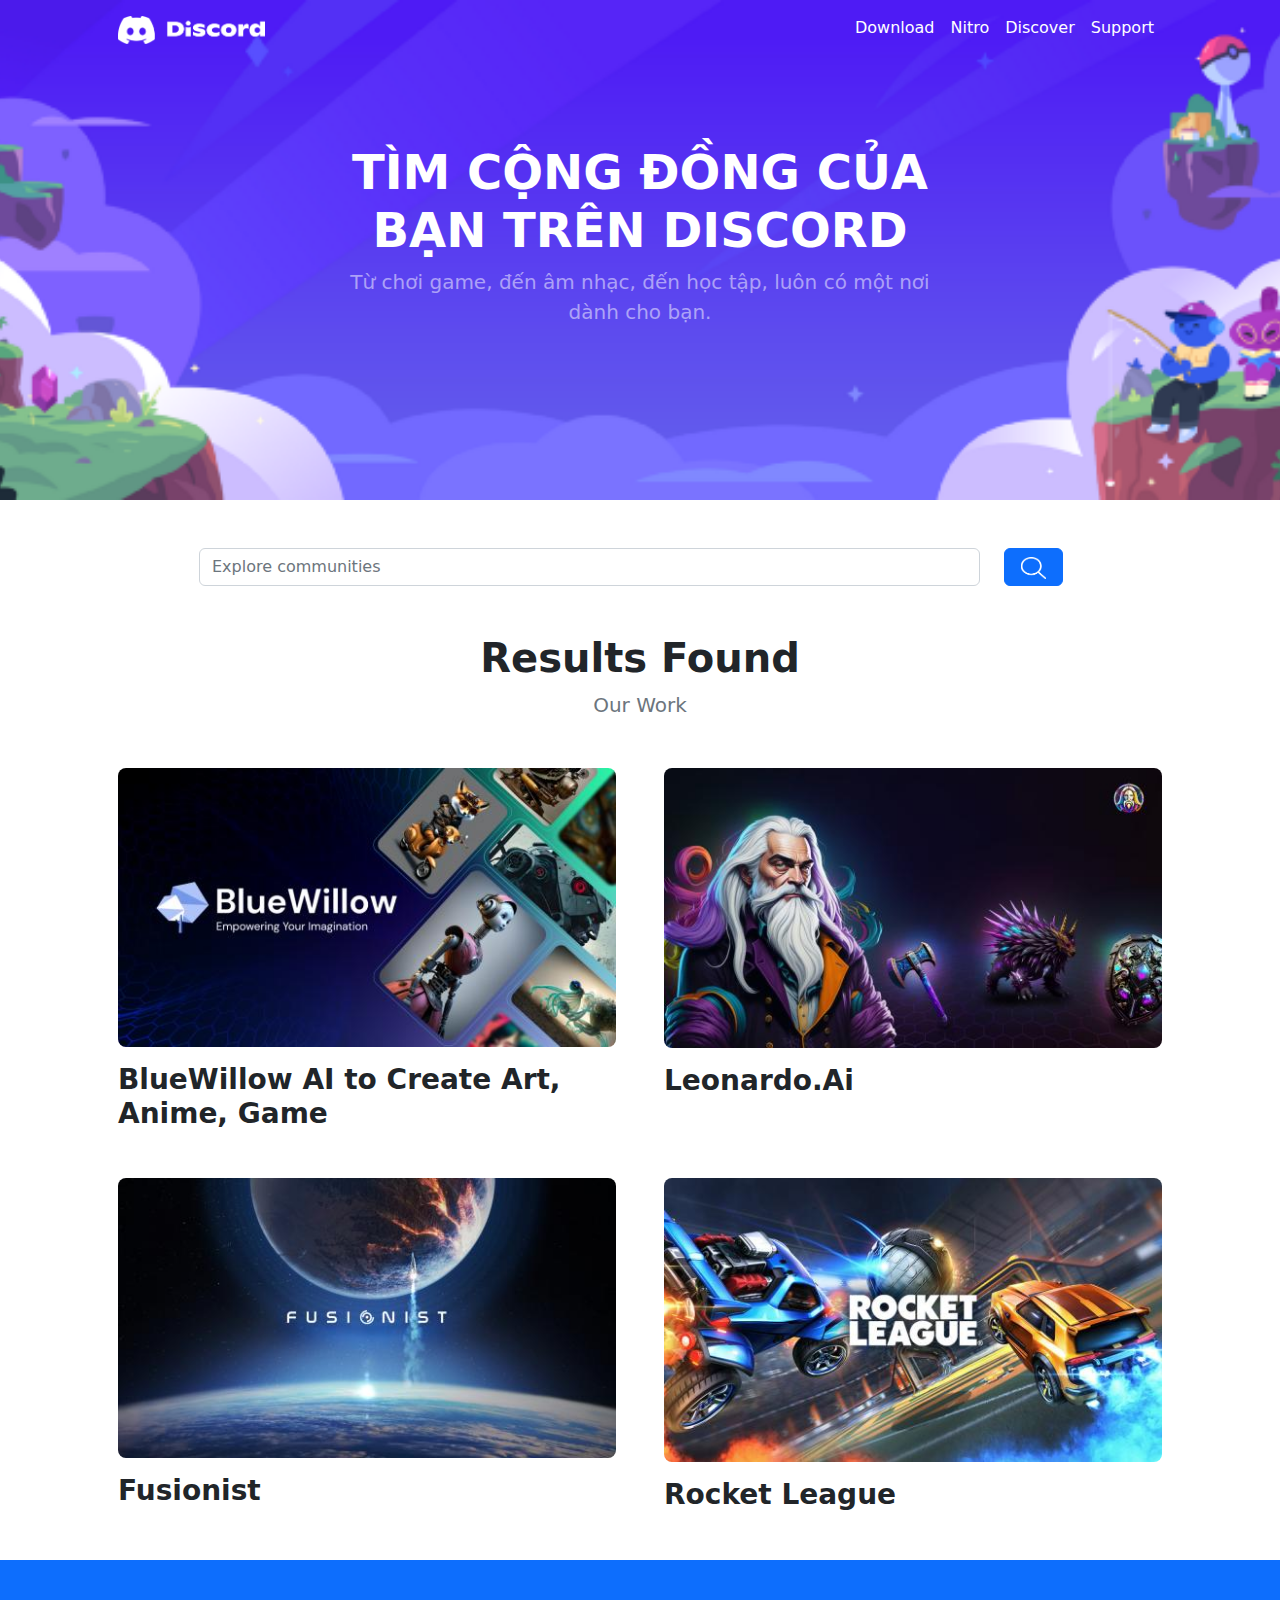
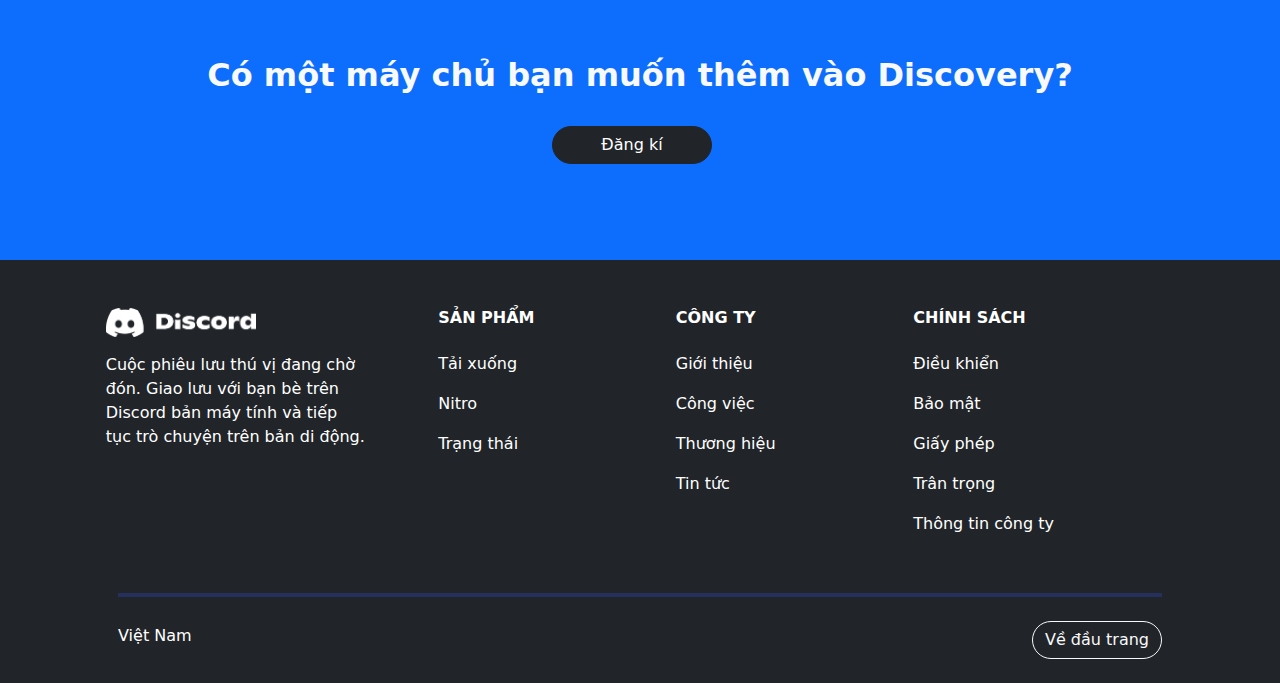
<file: Discover.html>
<!DOCTYPE html>
<html lang="en">
    <head>
        <meta charset="utf-8" />
        <meta name="viewport" content="width=device-width, initial-scale=1, shrink-to-fit=no" />
        <meta name="description" content />
        <meta name="author" content />
        <title>Discord</title>
        <!-- Favicon-->
        <link rel="icon" type="image/x-icon" href="assets/favicon.webp" />
        <!-- Bootstrap icons-->
        <link href="https://cdn.jsdelivr.net/npm/bootstrap-icons@1.5.0/font/bootstrap-icons.css" rel="stylesheet" />
        <!-- Core theme CSS (includes Bootstrap)-->
        <link href="css/styles.css" rel="stylesheet" />
    </head>
    <body class="d-flex flex-column">
        <main class="flex-shrink-0">
			
<!--			naver-->
         <nav class="navbar navbar-expand-lg navbar-dark myheader mymenu ">
                <div class="container px-5">
                    <a class="navbar-brand" href="index.html">
					
							<img src="img/Discord-logo-png-white.png" height="28">
					
					</a>
                    <button class="navbar-toggler" type="button" data-bs-toggle="collapse" data-bs-target="#navbarSupportedContent" aria-controls="navbarSupportedContent" aria-expanded="false" aria-label="Toggle navigation"><span class="navbar-toggler-icon"></span></button>
                    <div class="collapse navbar-collapse" id="navbarSupportedContent">
                        <ul class="navbar-nav ms-auto mb-2 mb-lg-0">
                            <li class="nav-item"><a class="nav-link" href="index.html">Download</a></li>
                            <li class="nav-item"><a class="nav-link" href="Nitro.html">Nitro</a></li>
                            <li class="nav-item"><a class="nav-link" href="Discover.html">Discover</a></li>
                            <li class="nav-item"><a class="nav-link" href="Support.html">Support</a></li>
							
							
                            
                            
                            
                        </ul>
                    </div>
                </div>
            </nav>
            <!-- Page content-->
<!--			header-->
			<header class=" py-5 nen ">
				
                <div class="container px-5">
                    <div class="row gx-5 align-items-center justify-content-center">
                        <div class="col-lg-8 col-xl-7 mt-5 col-xxl-6">
                            <div class="my-5 text-center  ">
                                <h1 class="display-5 fw-bolder text-white mb-2">TÌM CỘNG ĐỒNG CỦA BẠN TRÊN DISCORD</h1>
                                <p class="lead fw-normal text-white-50 mb-4">Từ chơi game, đến âm nhạc, đến học tập, luôn có một nơi dành cho bạn.</p>
                               
                            </div>
                        </div>
                        
                    </div>
                </div>
            </header>
			
			
<!--			timkiem-->
			<div class="row justify-content-center p-5">
				
				<div class="col-lg-8  ">
			
<input class="form-control" list="datalistOptions" id="exampleDataList" placeholder="Explore communities">

</div>
     				<div class="col-lg-1">
				
						<a class="btn btn-primary  px-3 timkiem" href="#">
						  <img src="img/iconstimkiem.png">
						
						</a>
				</div>
					
		</div>	
			
			
			
			
                <div class="container px-5">
                    <div class="text-center mb-5">
                        <h1 class="fw-bolder">Results Found</h1>
                        <p class="lead fw-normal text-muted mb-0">Our Work</p>
                    </div>
                    <div class="row gx-5 ">
                        <div class="col-lg-6">
                            <div class="position-relative mb-5">
                                <img class="  img-fluid rounded-3 mb-3" src="img/aitoart.jpg" alt="..." />
                                <a class="h3 fw-bolder text-decoration-none link-dark stretched-link" href="#!">BlueWillow AI to Create Art, Anime, Game</a>
                            </div>
                        </div>
                        <div class="col-lg-6">
                            <div class="position-relative  mb-5">
                                <img class="img-fluid rounded-3 mb-3" src="img/leonar.jpg" alt="..." />
                                <a class="h3 fw-bolder text-decoration-none link-dark stretched-link" href="#!">Leonardo.Ai</a>
                            </div>
                        </div>
                        <div class="col-lg-6">
                            <div class="position-relative mb-5 mb-lg-0">
                                <img class="img-fluid rounded-3 mb-3" src="img/fusion.jpg" alt="..." />
                                <a class="h3 fw-bolder text-decoration-none link-dark stretched-link" href="#!">Fusionist</a>
                            </div>
                        </div>
                        <div class="col-lg-6">
                            <div class="position-relative">
                                <img class="img-fluid rounded-3 mb-3" src="img/roket.jpg" alt="..." />
                                <a class="h3 fw-bolder text-decoration-none link-dark stretched-link" href="#!">Rocket League</a>
                            </div>
                        </div>
                    </div>
                </div>
            
            
			
			
			<section class="py-5 mt-5 bg-primary">
				
                <div class="container px-5 my-5">
                    <div class="text-center ">
                        <h2 class="fw-bolder text-light">Có một máy chủ bạn muốn thêm vào Discovery?</h2>
                        <a class="btn  btn-dark rounded-pill  px-5 me-sm-3 mt-4 " href="#">Đăng kí  </a>
                    
                    </div>
                </div>
            </section>
			
			
			
        </main>
		
		
		
		
		
		
		
        <!-- Footer-->
        <!-- copyFooter -->
<footer class="text-center myfooter text-lg-start bg-dark text-white">
  

  <!-- Section: Links  -->
  <section class="">
    <div class="container text-center text-md-start mt-5">
      <!-- Grid row -->
      <div class="row mt-3">
        <!-- Grid column -->
        <div class="col-md-3 col-lg-4 col-xl-3 mx-auto mb-4">
          <!-- Content -->
          <img src="img/Discord-logo-png-white.png" width="150">
			
			<div class="mt-3">
          <p>
            Cuộc phiêu lưu thú vị đang chờ đón. Giao lưu với bạn bè trên Discord bản máy tính và tiếp tục trò chuyện trên bản di động.
          </p>
				</div>
        </div>
        <!-- Grid column -->

        <!-- Grid column -->
        <div class="col-md-2 col-lg-2 col-xl-2 mx-auto mb-4">
          <!-- Links -->
          <h6 class="text-uppercase fw-bold mb-4">
            Sản Phẩm
          </h6>
          <p>
            <a href="#" class="text-reset ">Tải xuống</a>
          </p>
          <p>
            <a href="#" class="text-reset">Nitro</a>
          </p>
          <p>
            <a href="#" class="text-reset">Trạng thái</a>
          </p>
          
        </div>
        <!-- Grid column -->

        <!-- Grid column -->
        <div class="col-md-3 col-lg-2 col-xl-2 mx-auto mb-4">
          <!-- Links -->
          <h6 class="text-uppercase fw-bold mb-4">
            Công ty
          </h6>
          <p>
            <a href="#" class="text-reset">Giới thiệu</a>
          </p>
          <p>
            <a href="#" class="text-reset">Công việc </a>
          </p>
          <p>
            <a href="#" class="text-reset">Thương hiệu</a>
          </p>
          <p>
            <a href="#" class="text-reset">Tin tức</a>
          </p>
        </div>
        <!-- Grid column -->

        <!-- Grid column -->
        <div class="col-md-4 col-lg-3 col-xl-3 mx-auto mb-md-0 mb-4">
          <!-- Links -->
          <h6 class="text-uppercase fw-bold mb-4">Chính sách</h6>
          
         <p>
            <a href="#" class="text-reset">Điều khiển</a>
          </p>
			<p>
            <a href="#" class="text-reset">Bảo mật</a>
          </p>
			<p>
            <a href="#" class="text-reset">Giấy phép </a>
          </p>
			<p>
            <a href="#" class="text-reset">Trân trọng</a>
          </p>
			<p>
            <a href="#" class="text-reset">Thông tin công ty</a>
          </p>
        </div>
        <!-- Grid column -->
      </div>
      <!-- Grid row -->
    </div>
  </section>
  <!-- Section: Links  -->

  
</footer>
<!-- Footer -->
		
        <!-- Footer-->
        <footer class="bg-dark py-4 mt-auto">
			
            <div class="container px-5">
				<hr  width="100%" size="7px" align="center" color=" #3653FF" />
                <div class="row align-items-center justify-content-between flex-column flex-sm-row">
                    <div class="col-auto"><div class="lage m-0 text-white">Việt Nam</div></div>
                    <div class="col-auto">
                        <a class="btn btn-outline-light btn-xl  rounded-pill mt-2" href="#">Về đầu trang</a>
                    </div>
                </div>
            </div>
        </footer>
        <!-- Bootstrap core JS-->
        <script src="https://cdn.jsdelivr.net/npm/bootstrap@5.2.3/dist/js/bootstrap.bundle.min.js"></script>
        <!-- Core theme JS-->
        <script src="js/scripts.js"></script>
        <!-- * * * * * * * * * * * * * * * * * * * * * * * * * * * * * * * * * * * * * * * *-->
        <!-- * *                               SB Forms JS                               * *-->
        <!-- * * Activate your form at https://startbootstrap.com/solution/contact-forms * *-->
        <!-- * * * * * * * * * * * * * * * * * * * * * * * * * * * * * * * * * * * * * * * *-->
        <script src="https://cdn.startbootstrap.com/sb-forms-latest.js"></script>
    </body>
</html>
</file>
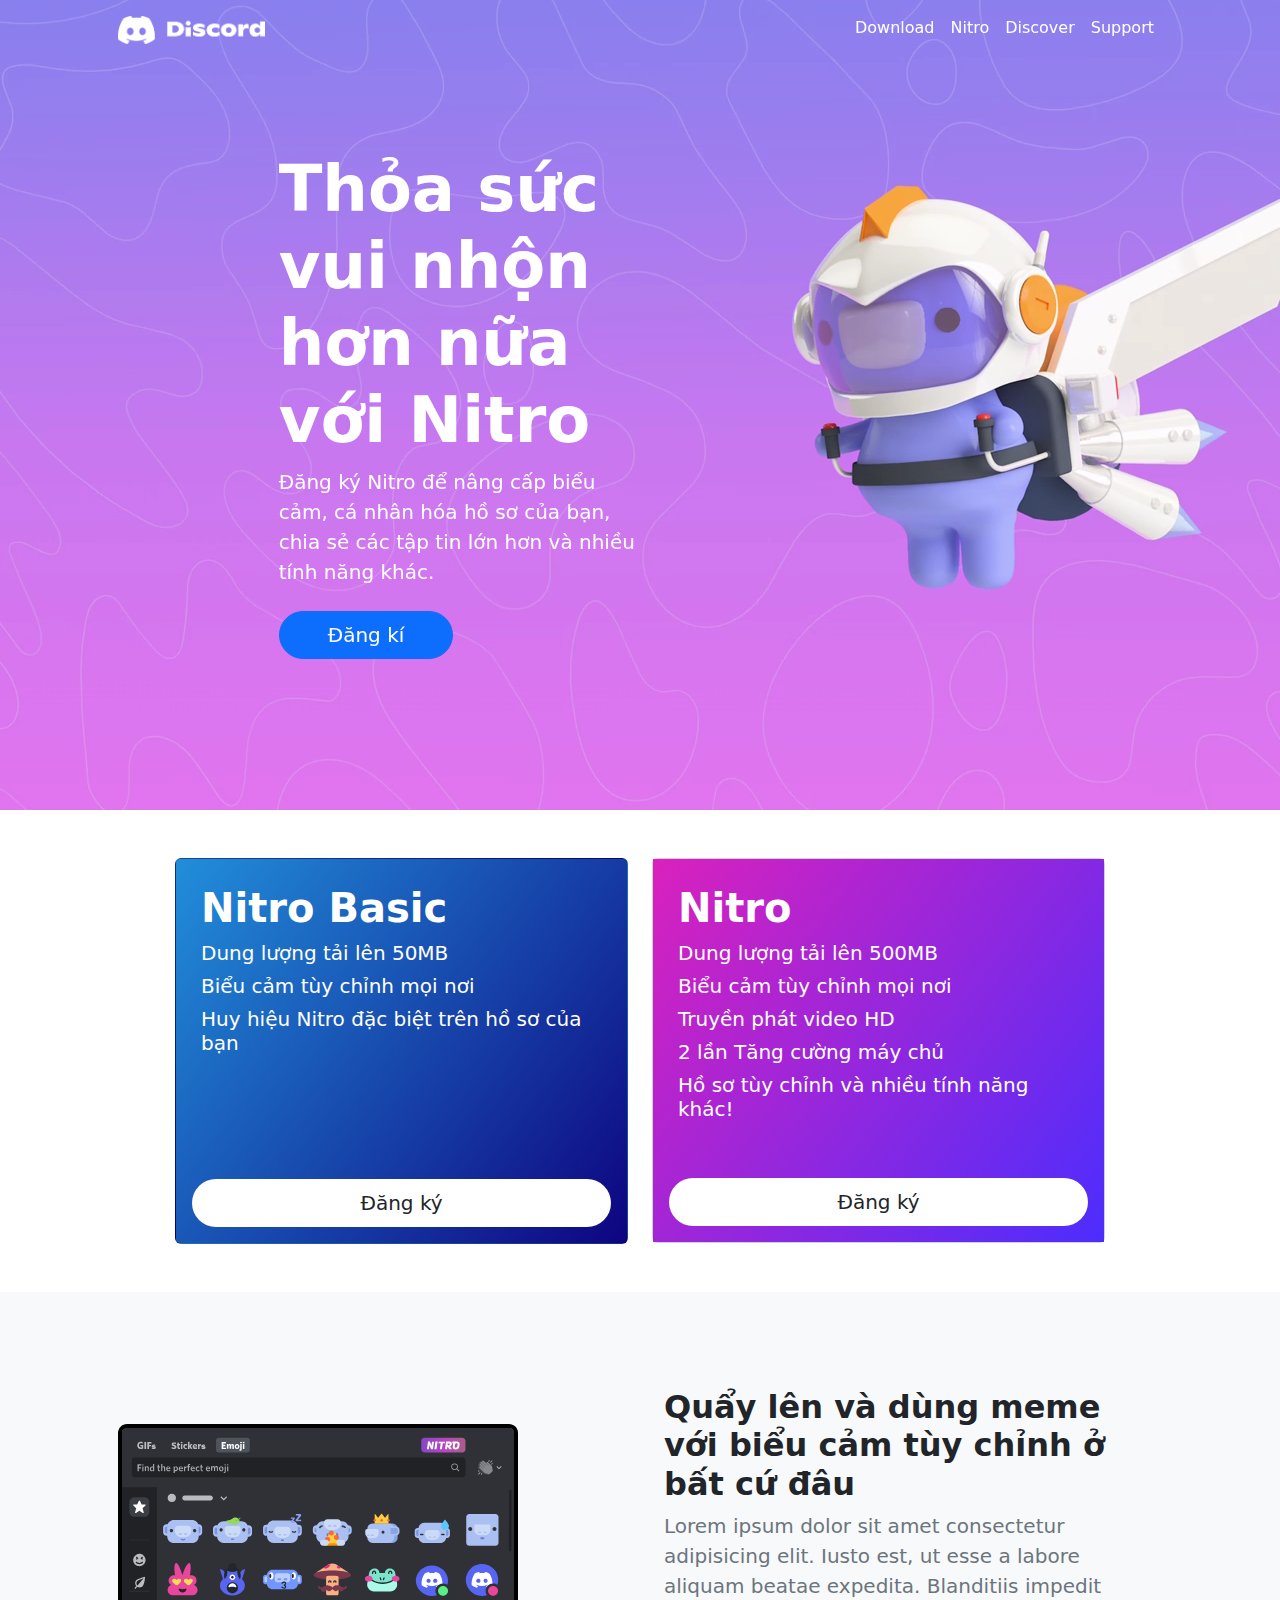
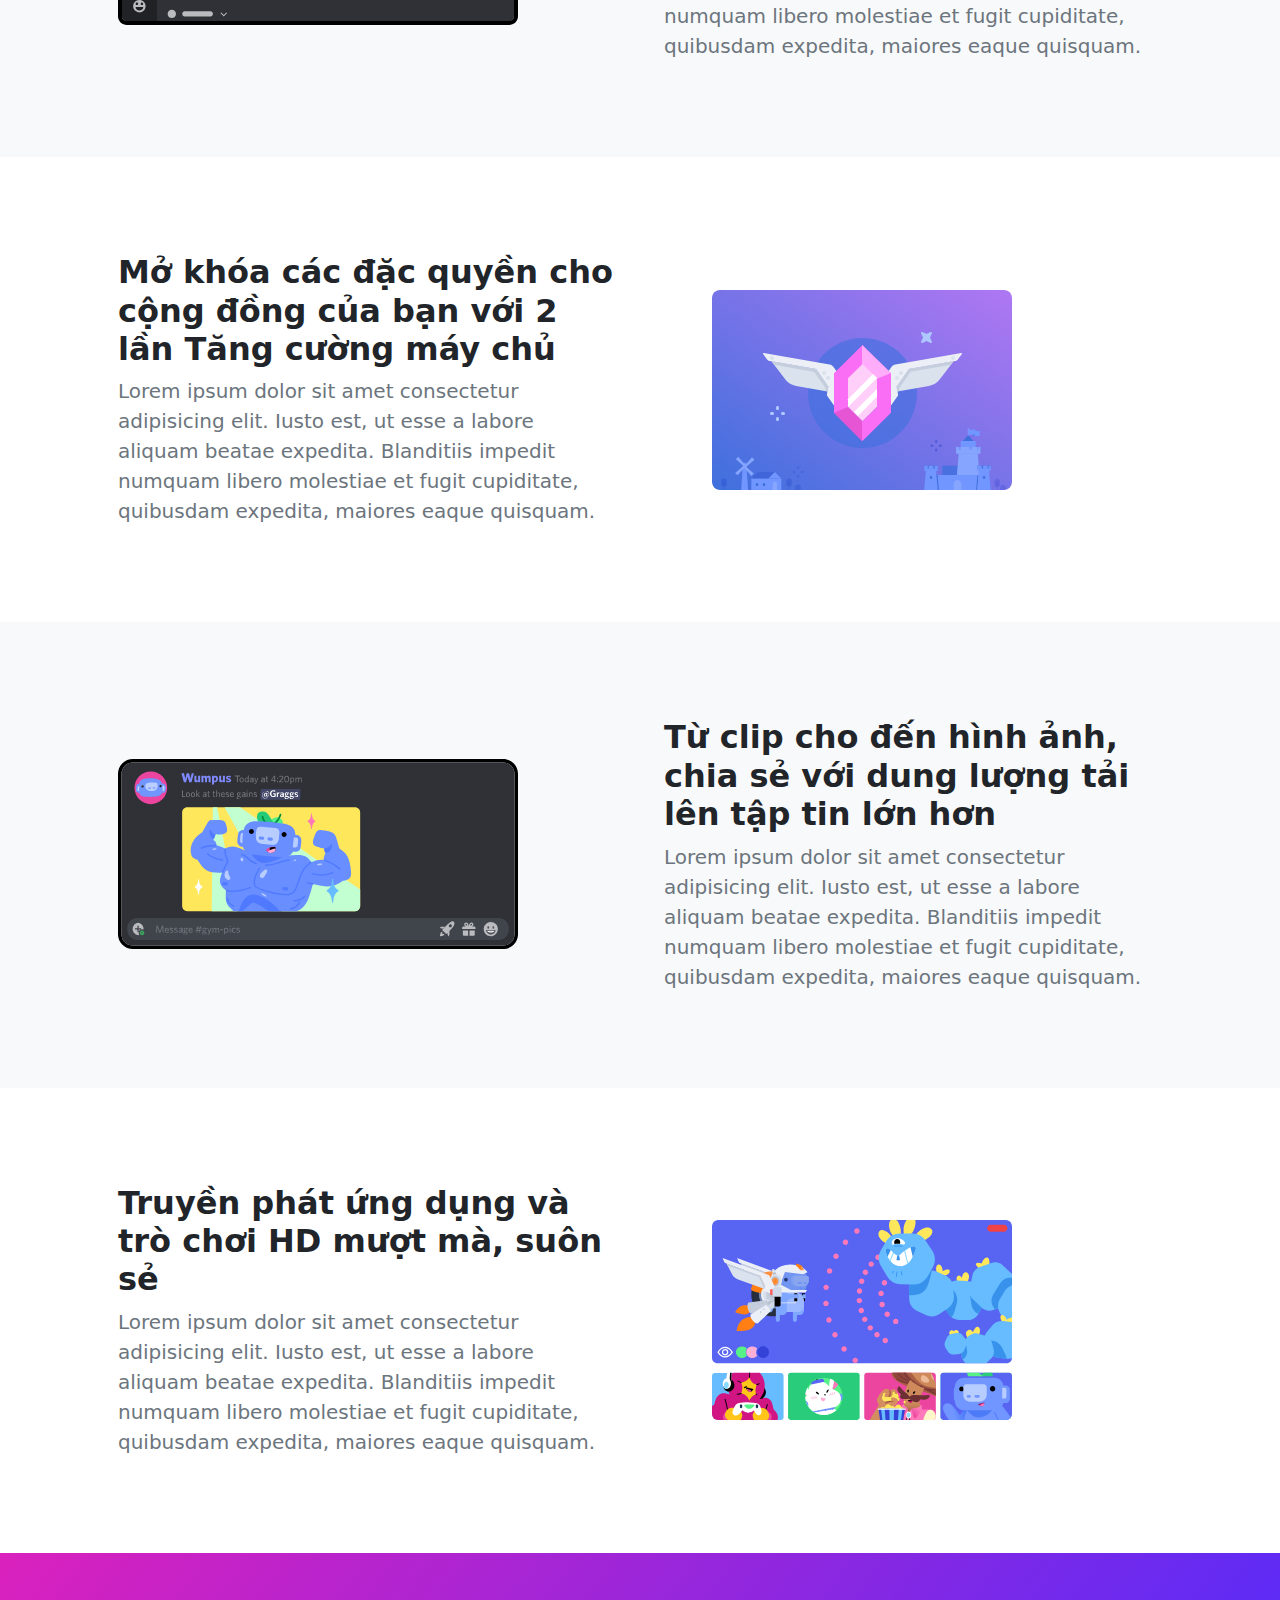
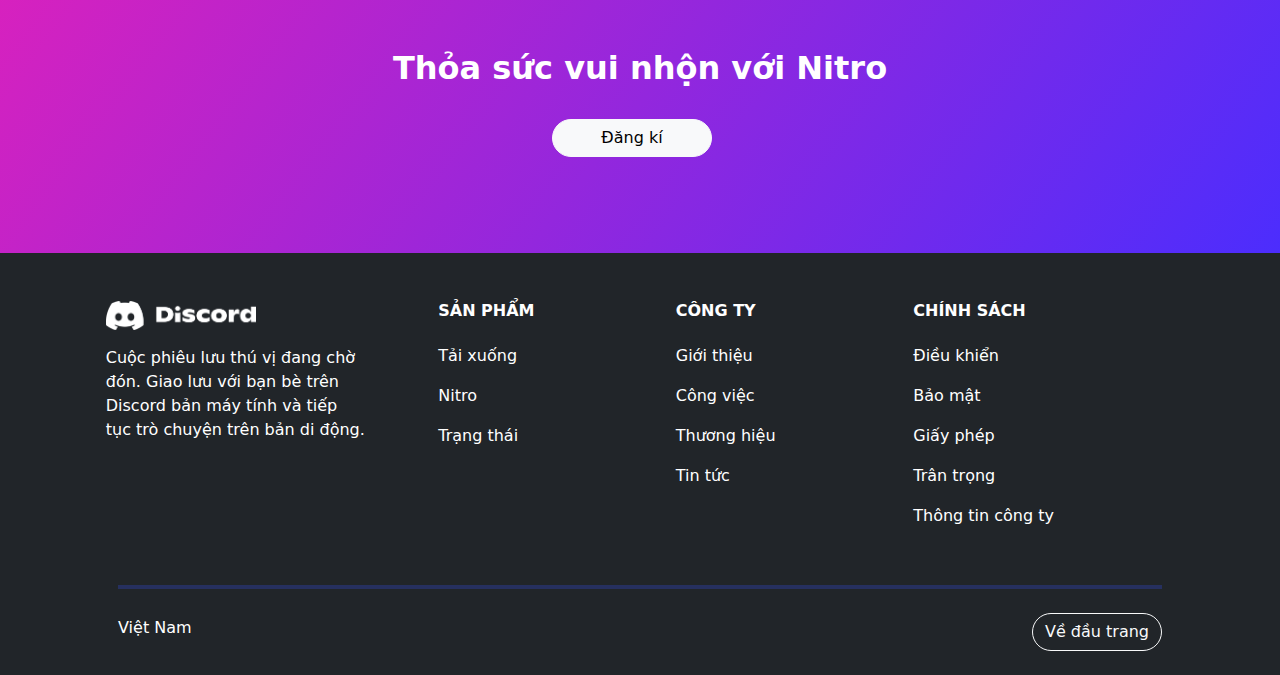
<file: Nitro.html>
<!DOCTYPE html>
<html lang="en">
    <head>
        <meta charset="utf-8" />
        <meta name="viewport" content="width=device-width, initial-scale=1, shrink-to-fit=no" />
        <meta name="description" content="" />
        <meta name="author" content="" />
        <title>Discord</title>
        <!-- Favicon-->
        <link rel="icon" type="image/x-icon" href="assets/favicon.webp" />
        <!-- Bootstrap icons-->
        <link href="https://cdn.jsdelivr.net/npm/bootstrap-icons@1.5.0/font/bootstrap-icons.css" rel="stylesheet" />
        <!-- Core theme CSS (includes Bootstrap)-->
        <link href="css/styles.css" rel="stylesheet" />
<!--		header có video-->
		<link rel="stylesheet" href="css/header có video.css">
		
    </head>
    <body class="d-flex flex-column">
        <main class="flex-shrink-0">
			
            <!-- Navigation-->
             <nav class="navbar navbar-expand-lg navbar-dark myheader mymenu ">
                <div class="container px-5">
                    <a class="navbar-brand" href="index.html">
					
							<img src="img/Discord-logo-png-white.png" height="28">
					
					</a>
                    <button class="navbar-toggler" type="button" data-bs-toggle="collapse" data-bs-target="#navbarSupportedContent" aria-controls="navbarSupportedContent" aria-expanded="false" aria-label="Toggle navigation"><span class="navbar-toggler-icon"></span></button>
                    <div class="collapse navbar-collapse" id="navbarSupportedContent">
                        <ul class="navbar-nav ms-auto mb-2 mb-lg-0">
                            <li class="nav-item"><a class="nav-link" href="index.html">Download</a></li>
                            <li class="nav-item"><a class="nav-link" href="Nitro.html">Nitro</a></li>
                            <li class="nav-item"><a class="nav-link" href="Discover.html">Discover</a></li>
                            <li class="nav-item"><a class="nav-link" href="Support.html">Support</a></li>
							
							
                            
                            
                            
                        </ul>
                    </div>
                </div>
            </nav>
			
			
			<header>

  
  

  <!-- The HTML5 video element that will create the background video on the header -->
  <video playsinline="playsinline" autoplay="autoplay" muted="muted" loop="loop">
    <source src="vdeo/nitrovideo.webm" type="video/mp4">
  </video>

  <!-- The header content -->
  <div class="container h-100 col-lg-8 col-xl-7 col-xxl-6">
    <div class="d-flex h-100  align-items-center">
      <div class="w-50 text-white">
        <h1 class="display-3 fw-bolder">Thỏa sức vui nhộn hơn nữa với Nitro</h1>
        <p class="lead mb-0">Đăng ký Nitro để nâng cấp biểu cảm, cá nhân hóa hồ sơ của bạn, chia sẻ các tập tin lớn hơn và nhiều tính năng khác.</p>
		  
                                    <a class="btn btn-primary rounded-pill btn-lg px-5 me-sm-3 mt-4 " href="#features">Đăng kí  </a>
                                    
                               
      </div>
    </div>
	  
  </div>
</header>



<!--			basic or vip-->
			
			<div class="row mt-5  justify-content-center">
		<div class="col-lg-9 row mt-10">
  <div class="col-sm-6 mb-3 mb-sm-0">
    <div class="card nennitrobasic">
      <div class="card-body">
        <h5 class="card-title display-6 fw-bolder">Nitro Basic</h5>
        <h5 >Dung lượng tải lên 50MB</h5>
		  <h5 >Biểu cảm tùy chỉnh mọi nơi</h5>
		  <div class="cuoibasic"><h5>Huy hiệu Nitro đặc biệt trên hồ sơ của bạn</h5></div>
		  
        <a href="#" class="btn btn-lg mt-5 btnnitro rounded-pill px-5  ">Đăng ký</a>
      </div>
    </div>
  </div>
  <div class="col-sm-6">
    <div class="card">
      <div class="card-body nennitro">
        <h5 class="card-title display-6 fw-bolder">Nitro </h5>
        <h5 >Dung lượng tải lên 500MB</h5>
		  <h5 >Biểu cảm tùy chỉnh mọi nơi</h5>
		  <h5>Truyền phát video HD</h5>
		  <h5>2 lần Tăng cường máy chủ</h5>
		    <h5>Hồ sơ tùy chỉnh và nhiều tính năng khác!</h5>
		  
        <a href="#" class="btn btn-lg mt-5 btnnitro rounded-pill px-5 ">Đăng ký</a>
      </div>
    </div>
  </div>
</div>
				</div>
				
            <!-- About section one-->
            <section class="py-5 mt-5 bg-light" id="scroll-target">
                <div class="container px-5 my-5">
                    <div class="row gx-5 align-items-center">
                        <div class="col-lg-6"><img class="img-fluid rounded mb-5 mb-lg-0" src="img/meme.svg" alt="..." /></div>
                        <div class="col-lg-6">
                            <h2 class="fw-bolder">Quẩy lên và dùng meme với biểu cảm tùy chỉnh ở bất cứ đâu</h2>
                            <p class="lead fw-normal text-muted mb-0">Lorem ipsum dolor sit amet consectetur adipisicing elit. Iusto est, ut esse a labore aliquam beatae expedita. Blanditiis impedit numquam libero molestiae et fugit cupiditate, quibusdam expedita, maiores eaque quisquam.</p>
                        </div>
                    </div>
                </div>
            </section>
            <!-- About section two-->
            <section class="py-5">
                <div class="container px-5 my-5">
                    <div class="row gx-5 align-items-center">
                        <div class="col-lg-6 order-first order-lg-last"><img class="img-fluid mx-5 rounded mb-5 mb-lg-0" src="img/tangcuong.svg" alt="..." /></div>
                        <div class="col-lg-6">
                            <h2 class="fw-bolder">Mở khóa các đặc quyền cho cộng đồng của bạn với 2 lần Tăng cường máy chủ</h2>
                            <p class="lead fw-normal text-muted mb-0">Lorem ipsum dolor sit amet consectetur adipisicing elit. Iusto est, ut esse a labore aliquam beatae expedita. Blanditiis impedit numquam libero molestiae et fugit cupiditate, quibusdam expedita, maiores eaque quisquam.</p>
                        </div>
                    </div>
                </div>
            </section>
			
			
			<section class="py-5  bg-light" >
                <div class="container px-5 my-5">
                    <div class="row gx-5 align-items-center">
                        <div class="col-lg-6"><img class="img-fluid rounded mb-5 mb-lg-0" src="img/dungluonglon.svg" alt="..." /></div>
                        <div class="col-lg-6">
                            <h2 class="fw-bolder">Từ clip cho đến hình ảnh, chia sẻ với dung lượng tải lên tập tin lớn hơn</h2>
                            <p class="lead fw-normal text-muted mb-0">Lorem ipsum dolor sit amet consectetur adipisicing elit. Iusto est, ut esse a labore aliquam beatae expedita. Blanditiis impedit numquam libero molestiae et fugit cupiditate, quibusdam expedita, maiores eaque quisquam.</p>
                        </div>
                    </div>
                </div>
            </section>
            <!-- About section two-->
            <section class="py-5">
                <div class="container px-5 my-5">
                    <div class="row gx-5 align-items-center">
                        <div class="col-lg-6 order-first order-lg-last"><img class="img-fluid mx-5 rounded mb-5 mb-lg-0" src="img/hdmuotma.svg" alt="..." /></div>
                        <div class="col-lg-6">
                            <h2 class="fw-bolder">Truyền phát ứng dụng và trò chơi HD mượt mà, suôn sẻ</h2>
                            <p class="lead fw-normal text-muted mb-0">Lorem ipsum dolor sit amet consectetur adipisicing elit. Iusto est, ut esse a labore aliquam beatae expedita. Blanditiis impedit numquam libero molestiae et fugit cupiditate, quibusdam expedita, maiores eaque quisquam.</p>
                        </div>
                    </div>
                </div>
            </section>
			
            <!-- Team members section-->
            <section class="py-5 nennitro ">
				
                <div class="container px-5 my-5">
                    <div class="text-center">
                        <h2 class="fw-bolder">Thỏa sức vui nhộn với Nitro</h2>
                        <a class="btn  btn-light rounded-pill  px-5 me-sm-3 mt-4 " href="#features">Đăng kí  </a>
                    
                    </div>
                </div>
            </section>
        </main>
        <!-- Footer-->
        <!-- copyFooter -->
<footer class="text-center myfooter text-lg-start bg-dark text-white">
  

  <!-- Section: Links  -->
  <section class="">
    <div class="container text-center text-md-start mt-5">
      <!-- Grid row -->
      <div class="row mt-3">
        <!-- Grid column -->
        <div class="col-md-3 col-lg-4 col-xl-3 mx-auto mb-4">
          <!-- Content -->
          <img src="img/Discord-logo-png-white.png" width="150">
			
			<div class="mt-3">
          <p>
            Cuộc phiêu lưu thú vị đang chờ đón. Giao lưu với bạn bè trên Discord bản máy tính và tiếp tục trò chuyện trên bản di động.
          </p>
				</div>
        </div>
        <!-- Grid column -->

        <!-- Grid column -->
        <div class="col-md-2 col-lg-2 col-xl-2 mx-auto mb-4">
          <!-- Links -->
          <h6 class="text-uppercase fw-bold mb-4">
            Sản Phẩm
          </h6>
          <p>
            <a href="#" class="text-reset ">Tải xuống</a>
          </p>
          <p>
            <a href="#" class="text-reset">Nitro</a>
          </p>
          <p>
            <a href="#" class="text-reset">Trạng thái</a>
          </p>
          
        </div>
        <!-- Grid column -->

        <!-- Grid column -->
        <div class="col-md-3 col-lg-2 col-xl-2 mx-auto mb-4">
          <!-- Links -->
          <h6 class="text-uppercase fw-bold mb-4">
            Công ty
          </h6>
          <p>
            <a href="#" class="text-reset">Giới thiệu</a>
          </p>
          <p>
            <a href="#" class="text-reset">Công việc </a>
          </p>
          <p>
            <a href="#" class="text-reset">Thương hiệu</a>
          </p>
          <p>
            <a href="#" class="text-reset">Tin tức</a>
          </p>
        </div>
        <!-- Grid column -->

        <!-- Grid column -->
        <div class="col-md-4 col-lg-3 col-xl-3 mx-auto mb-md-0 mb-4">
          <!-- Links -->
          <h6 class="text-uppercase fw-bold mb-4">Chính sách</h6>
          
         <p>
            <a href="#" class="text-reset">Điều khiển</a>
          </p>
			<p>
            <a href="#" class="text-reset">Bảo mật</a>
          </p>
			<p>
            <a href="#" class="text-reset">Giấy phép </a>
          </p>
			<p>
            <a href="#" class="text-reset">Trân trọng</a>
          </p>
			<p>
            <a href="#" class="text-reset">Thông tin công ty</a>
          </p>
        </div>
        <!-- Grid column -->
      </div>
      <!-- Grid row -->
    </div>
  </section>
  <!-- Section: Links  -->

  
</footer>
<!-- Footer -->
		
        <!-- Footer-->
        <footer class="bg-dark py-4 mt-auto">
			
            <div class="container px-5">
				<hr  width="100%" size="7px" align="center" color=" #3653FF" />
                <div class="row align-items-center justify-content-between flex-column flex-sm-row">
                    <div class="col-auto"><div class="lage m-0 text-white">Việt Nam</div></div>
                    <div class="col-auto">
                        <a class="btn btn-outline-light btn-xl  rounded-pill mt-2" href="#">Về đầu trang</a>
                    </div>
                </div>
            </div>
        </footer>
        <!-- Bootstrap core JS-->
        <script src="https://cdn.jsdelivr.net/npm/bootstrap@5.2.3/dist/js/bootstrap.bundle.min.js"></script>
        <!-- Core theme JS-->
        <script src="js/scripts.js"></script>
    </body>
</html>
</file>
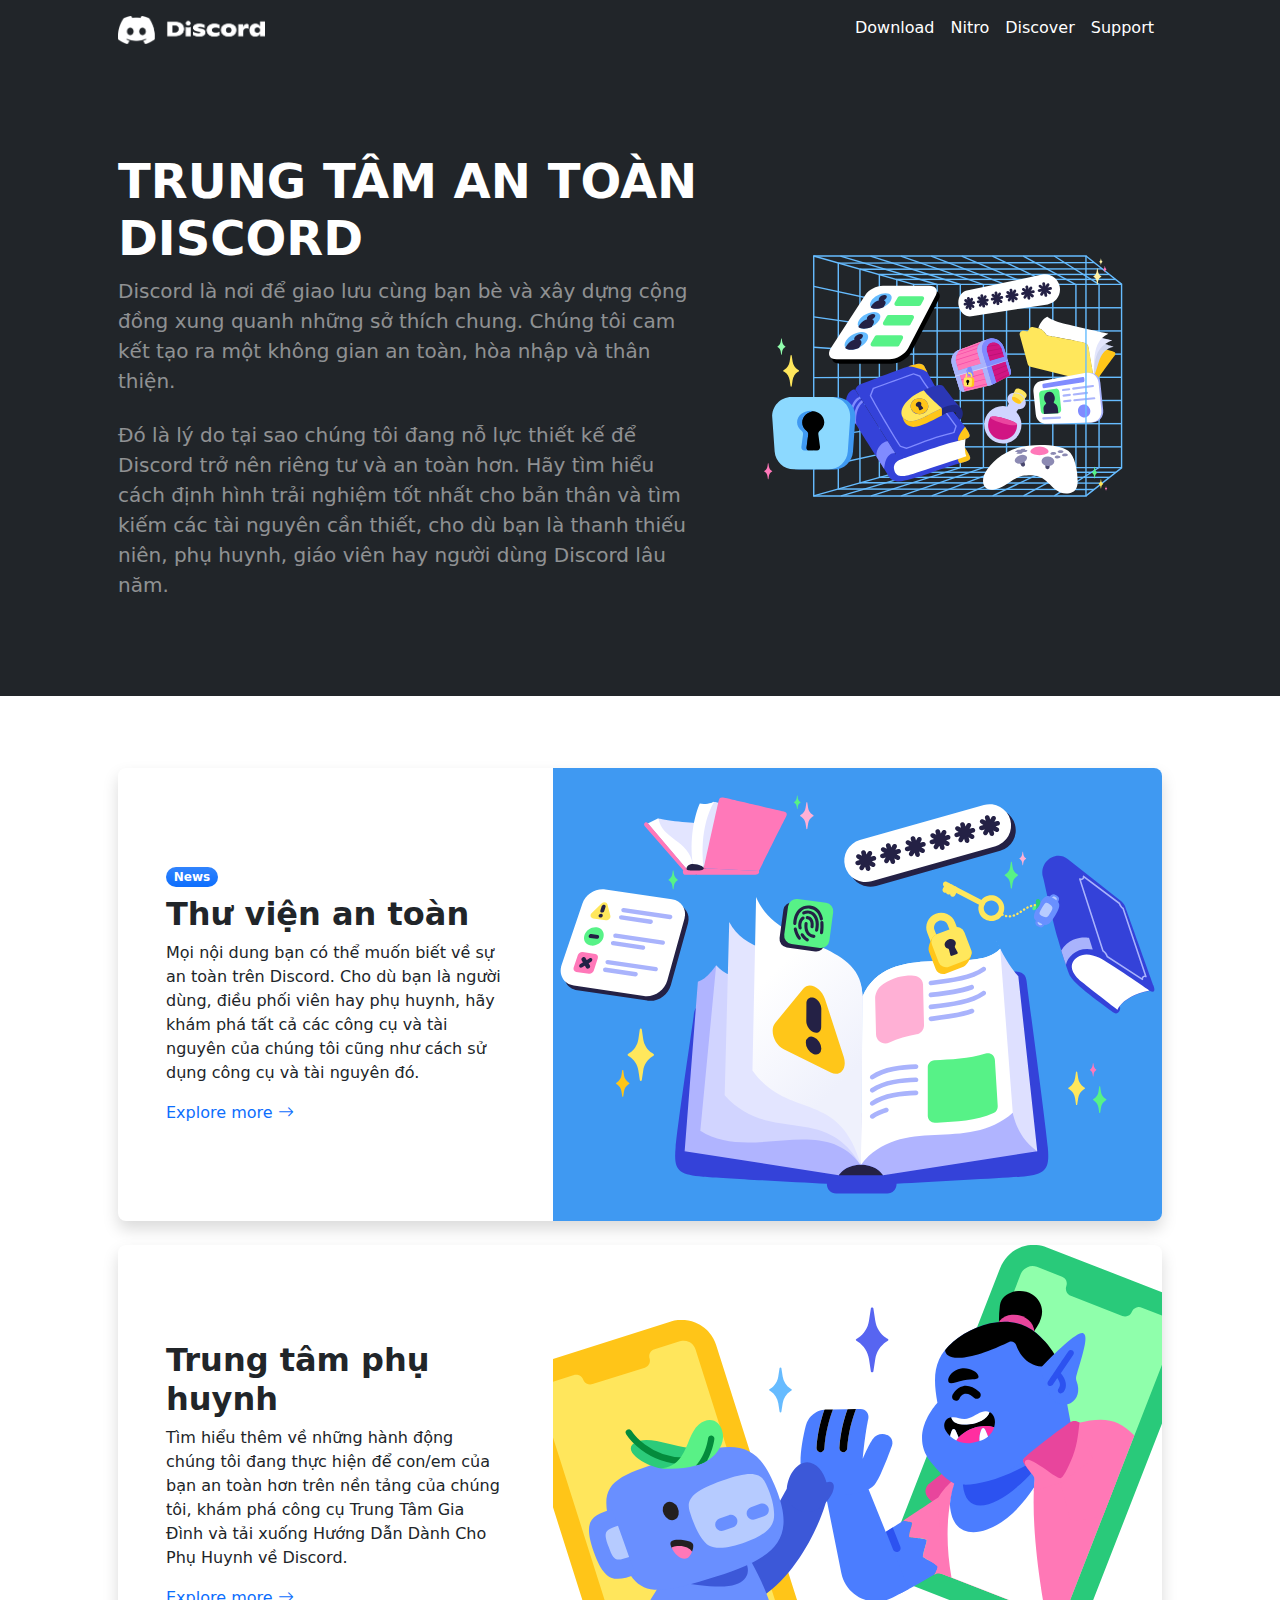
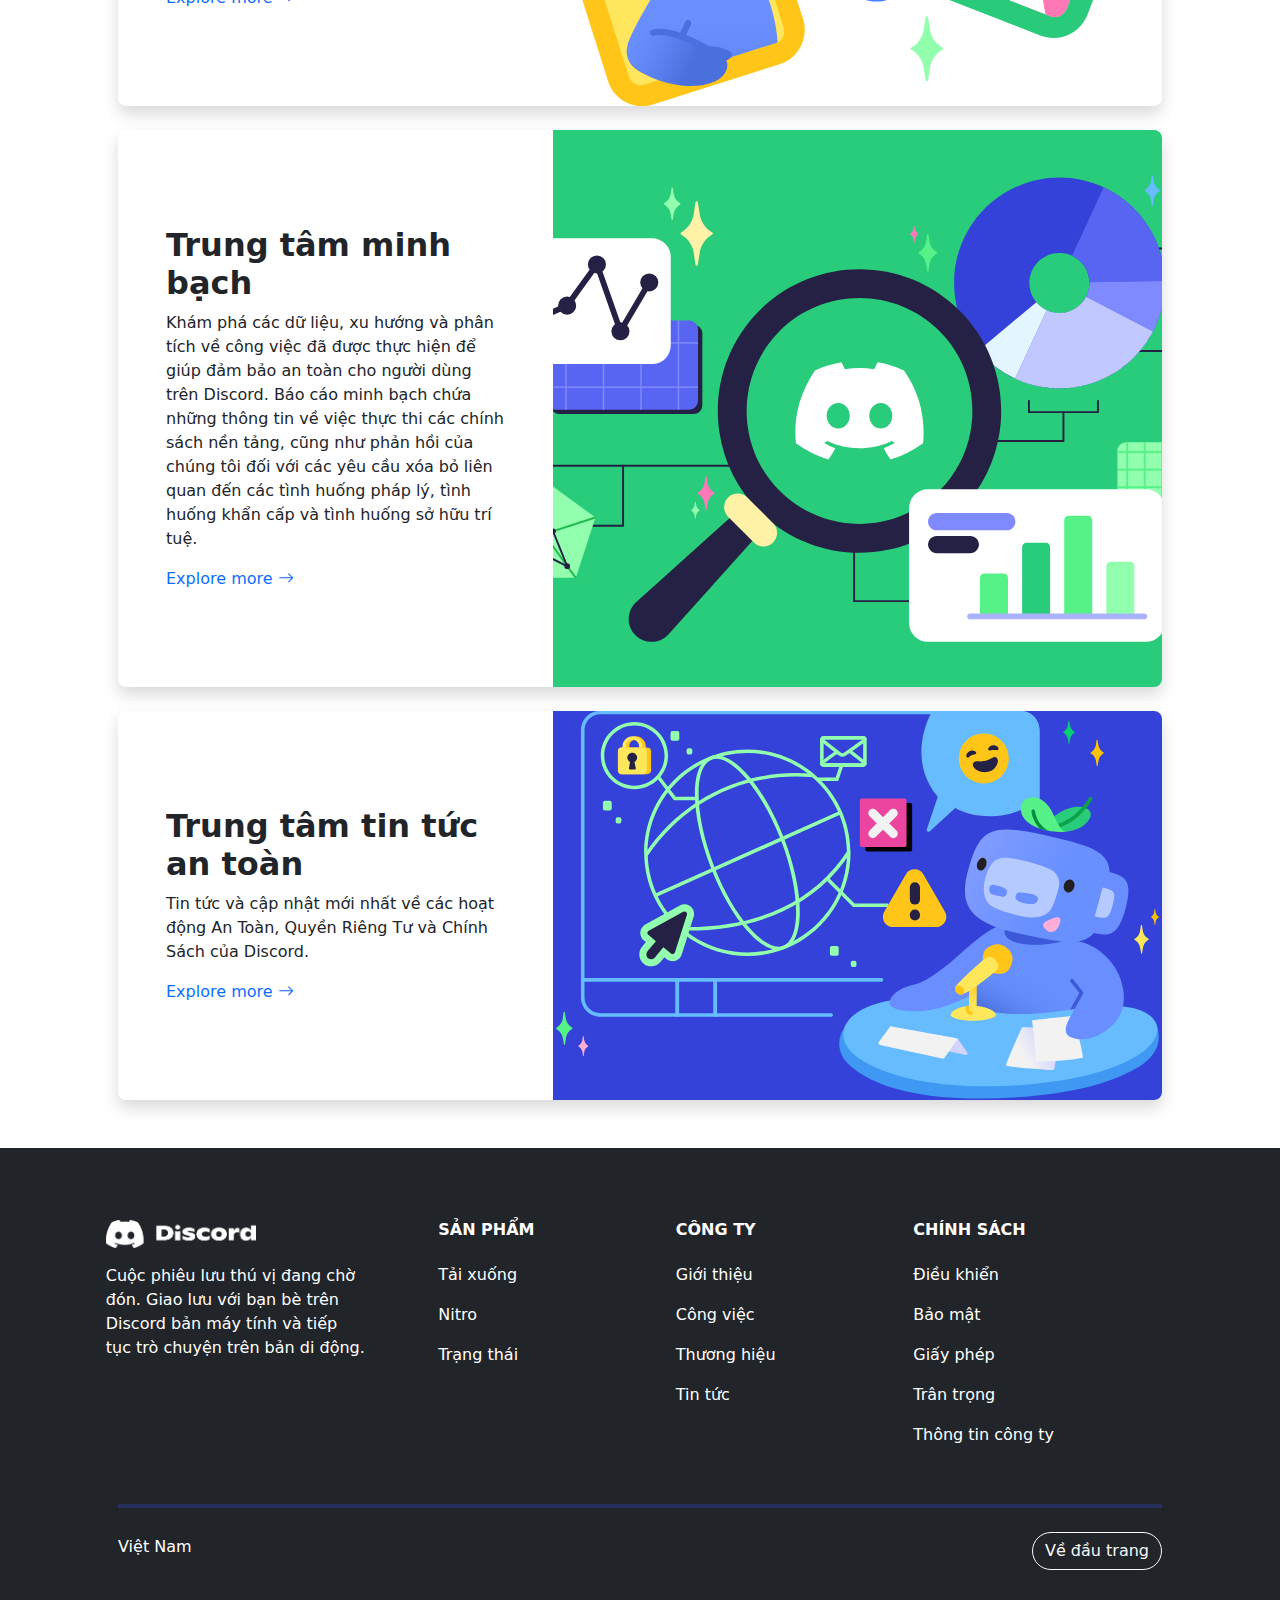
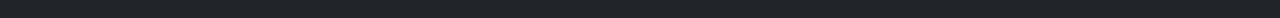
<file: Support.html>
<!DOCTYPE html>
<html lang="en">
    <head>
        <meta charset="utf-8" />
        <meta name="viewport" content="width=device-width, initial-scale=1, shrink-to-fit=no" />
        <meta name="description" content="" />
        <meta name="author" content="" />
        <title>Discord</title>
        <!-- Favicon-->
        <link rel="icon" type="image/x-icon" href="assets/favicon.webp" />
        <!-- Bootstrap icons-->
        <link href="https://cdn.jsdelivr.net/npm/bootstrap-icons@1.5.0/font/bootstrap-icons.css" rel="stylesheet" />
        <!-- Core theme CSS (includes Bootstrap)-->
        <link href="css/styles.css" rel="stylesheet" />
    </head>
    <body class="d-flex flex-column">
        <main class="flex-shrink-0">
            <!-- Navigation-->
             <!-- Navigation-->
            <nav class="navbar navbar-expand-lg navbar-dark mymenu bg-dark">
                <div class="container px-5">
                    <a class="navbar-brand" href="index.html">
					
							<img src="img/Discord-logo-png-white.png" height="28">
					
					</a>
                    <button class="navbar-toggler" type="button" data-bs-toggle="collapse" data-bs-target="#navbarSupportedContent" aria-controls="navbarSupportedContent" aria-expanded="false" aria-label="Toggle navigation"><span class="navbar-toggler-icon"></span></button>
                    <div class="collapse navbar-collapse" id="navbarSupportedContent">
                        <ul class="navbar-nav ms-auto mb-2 mb-lg-0">
                            <li class="nav-item"><a class="nav-link" href="index.html">Download</a></li>
                            <li class="nav-item"><a class="nav-link" href="Nitro.html">Nitro</a></li>
                            <li class="nav-item"><a class="nav-link" href="Discover.html">Discover</a></li>
                            <li class="nav-item"><a class="nav-link" href="Support.html">Support</a></li>
							
							
                            
                            
                            
                        </ul>
                    </div>
                </div>
            </nav>
            <!-- Header-->
            <header class="bg-dark py-5">
				
                <div class="container px-5">
                    <div class="row gx-5 align-items-center justify-content-center">
                        <div class="col-lg-8 col-xl-7 col-xxl-6">
                            <div class="my-5 text-center text-xl-start">
                                <h1 class="display-5 fw-bolder text-white mb-2">TRUNG TÂM AN TOÀN DISCORD</h1>
                                <p class="lead fw-normal text-white-50 mb-4">Discord là nơi để giao lưu cùng bạn bè và xây dựng cộng đồng xung quanh những sở thích chung. Chúng tôi cam kết tạo ra một không gian an toàn, hòa nhập và thân thiện.</p>
								<p class="lead fw-normal text-white-50 mb-4">Đó là lý do tại sao chúng tôi đang nỗ lực thiết kế để Discord trở nên riêng tư và an toàn hơn. Hãy tìm hiểu cách định hình trải nghiệm tốt nhất cho bản thân và tìm kiếm các tài nguyên cần thiết, cho dù bạn là thanh thiếu niên, phụ huynh, giáo viên hay người dùng Discord lâu năm.</p>
<!--
                                <div class="d-grid gap-3 d-sm-flex justify-content-sm-center justify-content-xl-start">
                                    
                                </div>
-->
                            </div>
                        </div>
                        <div class="col-xl-5 col-xxl-6 d-none d-xl-block text-center"><img class="img-fluid rounded-3 my-5" src="img/supportback.svg" alt="..." /></div>
                    </div>
                </div>
            </header>
			
            <!-- Page Content-->
            <section class="py-5">
                <div class="container px-5">
                    <h1 class="fw-bolder fs-5 mb-4"></h1>
                    <div class="card border-0 shadow rounded-3 overflow-hidden">
                        <div class="card-body p-0">
                            <div class="row gx-0">
                                <div class="col-lg-6 col-xl-5 py-lg-5">
                                    <div class="p-4 p-md-5">
                                        <div class="badge bg-primary bg-gradient rounded-pill mb-2">News</div>
                                        <div class="h2 fw-bolder">Thư viện an toàn</div>
                                        <p>
Mọi nội dung bạn có thể muốn biết về sự an toàn trên Discord. Cho dù bạn là người dùng, điều phối viên hay phụ huynh, hãy khám phá tất cả các công cụ và tài nguyên của chúng tôi cũng như cách sử dụng công cụ và tài nguyên đó.</p>
                                        <a class="stretched-link text-decoration-none" href="#">
                                            Explore more
                                            <i class="bi bi-arrow-right"></i>
                                        </a>
                                    </div>
                                </div>
                                <div class="col-lg-6 col-xl-7"><div class="bg-featured-blog" style="background-image: url('img/thuvien.svg')"></div></div>
                            </div>
                        </div>
                    </div>
                </div>
				
				<div class="container px-5">
                    <h1 class="fw-bolder fs-5 mb-4"></h1>
                    <div class="card border-0 shadow rounded-3 overflow-hidden">
                        <div class="card-body p-0">
                            <div class="row gx-0">
                                <div class="col-lg-6 col-xl-5 py-lg-5">
                                    <div class="p-4 p-md-5">
                                       
                                        <div class="h2 fw-bolder">Trung tâm phụ huynh</div>
                                        <p>Tìm hiểu thêm về những hành động chúng tôi đang thực hiện để con/em của bạn an toàn hơn trên nền tảng của chúng tôi, khám phá công cụ Trung Tâm Gia Đình và tải xuống Hướng Dẫn Dành Cho Phụ Huynh về Discord.</p>
                                        <a class="stretched-link text-decoration-none" href="#">
                                            Explore more
                                            <i class="bi bi-arrow-right"></i>
                                        </a>
                                    </div>
                                </div>
                                <div class="col-lg-6 col-xl-7"><div class="bg-featured-blog" style="background-image: url('img/trungtamphuhuynh.svg')"></div></div>
                            </div>
                        </div>
                    </div>
                </div>
				
				<div class="container px-5">
                    <h1 class="fw-bolder fs-5 mb-4"></h1>
                    <div class="card border-0 shadow rounded-3 overflow-hidden">
                        <div class="card-body p-0">
                            <div class="row gx-0">
                                <div class="col-lg-6 col-xl-5 py-lg-5">
                                    <div class="p-4 p-md-5">
                                       
                                        <div class="h2 fw-bolder">Trung tâm minh bạch</div>
                                        <p>
Khám phá các dữ liệu, xu hướng và phân tích về công việc đã được thực hiện để giúp đảm bảo an toàn cho người dùng trên Discord. Báo cáo minh bạch chứa những thông tin về việc thực thi các chính sách nền tảng, cũng như phản hồi của chúng tôi đối với các yêu cầu xóa bỏ liên quan đến các tình huống pháp lý, tình huống khẩn cấp và tình huống sở hữu trí tuệ.
</p>
                                        <a class="stretched-link text-decoration-none" href="#">
                                            Explore more
                                            <i class="bi bi-arrow-right"></i>
                                        </a>
                                    </div>
                                </div>
                                <div class="col-lg-6 col-xl-7"><div class="bg-featured-blog" style="background-image: url('img/minhbanh.svg')"></div></div>
                            </div>
                        </div>
                    </div>
                </div>
				
				
				
				<div class="container px-5">
                    <h1 class="fw-bolder fs-5 mb-4"></h1>
                    <div class="card border-0 shadow rounded-3 overflow-hidden">
                        <div class="card-body p-0">
                            <div class="row gx-0">
                                <div class="col-lg-6 col-xl-5 py-lg-5">
                                    <div class="p-4 p-md-5">
                                       
                                        <div class="h2 fw-bolder">
Trung tâm tin tức an toàn
</div>
                                        <p>Tin tức và cập nhật mới nhất về các hoạt động An Toàn, Quyền Riêng Tư và Chính Sách của Discord.
</p>
                                        <a class="stretched-link text-decoration-none" href="#">
                                            Explore more
                                            <i class="bi bi-arrow-right"></i>
                                        </a>
                                    </div>
                                </div>
                                <div class="col-lg-6 col-xl-7"><div class="bg-featured-blog" style="background-image: url('img/trungtamantoan.svg')"></div></div>
                            </div>
                        </div>
                    </div>
                </div>
				
            </section>
			
			<footer class="bg-dark py-4 mt-auto">
				<!-- copyFooter -->
<footer class="text-center myfooter text-lg-start bg-dark text-white">
  

  <!-- Section: Links  -->
  <section class="">
    <div class="container text-center text-md-start mt-5">
      <!-- Grid row -->
      <div class="row mt-3">
        <!-- Grid column -->
        <div class="col-md-3 col-lg-4 col-xl-3 mx-auto mb-4">
          <!-- Content -->
          <img src="img/Discord-logo-png-white.png" width="150">
			
			<div class="mt-3">
          <p>
            Cuộc phiêu lưu thú vị đang chờ đón. Giao lưu với bạn bè trên Discord bản máy tính và tiếp tục trò chuyện trên bản di động.
          </p>
				</div>
        </div>
        <!-- Grid column -->

        <!-- Grid column -->
        <div class="col-md-2 col-lg-2 col-xl-2 mx-auto mb-4">
          <!-- Links -->
          <h6 class="text-uppercase fw-bold mb-4">
            Sản Phẩm
          </h6>
          <p>
            <a href="#" class="text-reset ">Tải xuống</a>
          </p>
          <p>
            <a href="#" class="text-reset">Nitro</a>
          </p>
          <p>
            <a href="#" class="text-reset">Trạng thái</a>
          </p>
          
        </div>
        <!-- Grid column -->

        <!-- Grid column -->
        <div class="col-md-3 col-lg-2 col-xl-2 mx-auto mb-4">
          <!-- Links -->
          <h6 class="text-uppercase fw-bold mb-4">
            Công ty
          </h6>
          <p>
            <a href="#" class="text-reset">Giới thiệu</a>
          </p>
          <p>
            <a href="#" class="text-reset">Công việc </a>
          </p>
          <p>
            <a href="#" class="text-reset">Thương hiệu</a>
          </p>
          <p>
            <a href="#" class="text-reset">Tin tức</a>
          </p>
        </div>
        <!-- Grid column -->

        <!-- Grid column -->
        <div class="col-md-4 col-lg-3 col-xl-3 mx-auto mb-md-0 mb-4">
          <!-- Links -->
          <h6 class="text-uppercase fw-bold mb-4">Chính sách</h6>
          
         <p>
            <a href="#" class="text-reset">Điều khiển</a>
          </p>
			<p>
            <a href="#" class="text-reset">Bảo mật</a>
          </p>
			<p>
            <a href="#" class="text-reset">Giấy phép </a>
          </p>
			<p>
            <a href="#" class="text-reset">Trân trọng</a>
          </p>
			<p>
            <a href="#" class="text-reset">Thông tin công ty</a>
          </p>
        </div>
        <!-- Grid column -->
      </div>
      <!-- Grid row -->
    </div>
  </section>
  <!-- Section: Links  -->

  
</footer>
<!-- Footer -->
		
        <!-- Footer-->
        <footer class="bg-dark py-4 mt-auto">
			
            <div class="container px-5">
				<hr  width="100%" size="7px" align="center" color=" #3653FF" />
                <div class="row align-items-center justify-content-between flex-column flex-sm-row">
                    <div class="col-auto"><div class="lage m-0 text-white">Việt Nam</div></div>
                    <div class="col-auto">
                        <a class="btn btn-outline-light btn-xl  rounded-pill mt-2" href="#">Về đầu trang</a>
                    </div>
                </div>
            </div>
        </footer>
			
			
			
        </main>
        <!-- Footer-->
        
           
        </footer>
        <!-- Bootstrap core JS-->
        <script src="https://cdn.jsdelivr.net/npm/bootstrap@5.2.3/dist/js/bootstrap.bundle.min.js"></script>
        <!-- Core theme JS-->
        <script src="js/scripts.js"></script>
    </body>
</html>
</file>
<file: css/header có video.css>
@charset "utf-8";
/* CSS Document */


header {
  position: relative;
  
  height: 90vh;
  min-height: 25rem;
  
  overflow: hidden;
}

header video {
  position: absolute;
  top: 67%;
  left: 60%;
  
  
  z-index: 0;
  -ms-transform: translateX(-50%) translateY(-50%);
  -moz-transform: translateX(-50%) translateY(-50%);
  -webkit-transform: translateX(-50%) translateY(-50%);
  transform: translateX(-50%) translateY(-50%);
}

header .container {
  position: relative;
  z-index: 2;
}



/* Media Query for devices withi coarse pointers and no hover functionality */

/* This will use a fallback image instead of a video for devices that commonly do not support the HTML5 video element */

@media (pointer: coarse) and (hover: none) {
  

  header video {
    display: none;
  }
}






.card-body h5{
	margin: 9px
}

.cuoibasic{
	margin-bottom: 76px;
}
.nennitrobasic{
	background: rgb(33,142,218);
background: linear-gradient(127deg, rgba(33,142,218,1) 0%, rgba(14,4,128,1) 100%);
	color: #FFFFFF;
}
.nennitro{
	background: rgb(218,33,189);
background: linear-gradient(127deg, rgba(218,33,189,1) 0%, rgba(76,45,253,1) 100%);
	color: #FFFFFF;
}
.btnnitro{
	width: 100%;
	transition: transform .3s;
	background: #FFFFFF;
	
	
}

.btnnitro:hover{
	width: 100%;
	box-shadow: rgba(0, 0, 0, 0.1) 0px 20px 25px -5px, rgba(0, 0, 0, 0.04) 0px 10px 10px -5px;
	background: #FFFFFF;
	color:#3541F2;
	transform: scale(1.02); 
	
	
}
</file>
